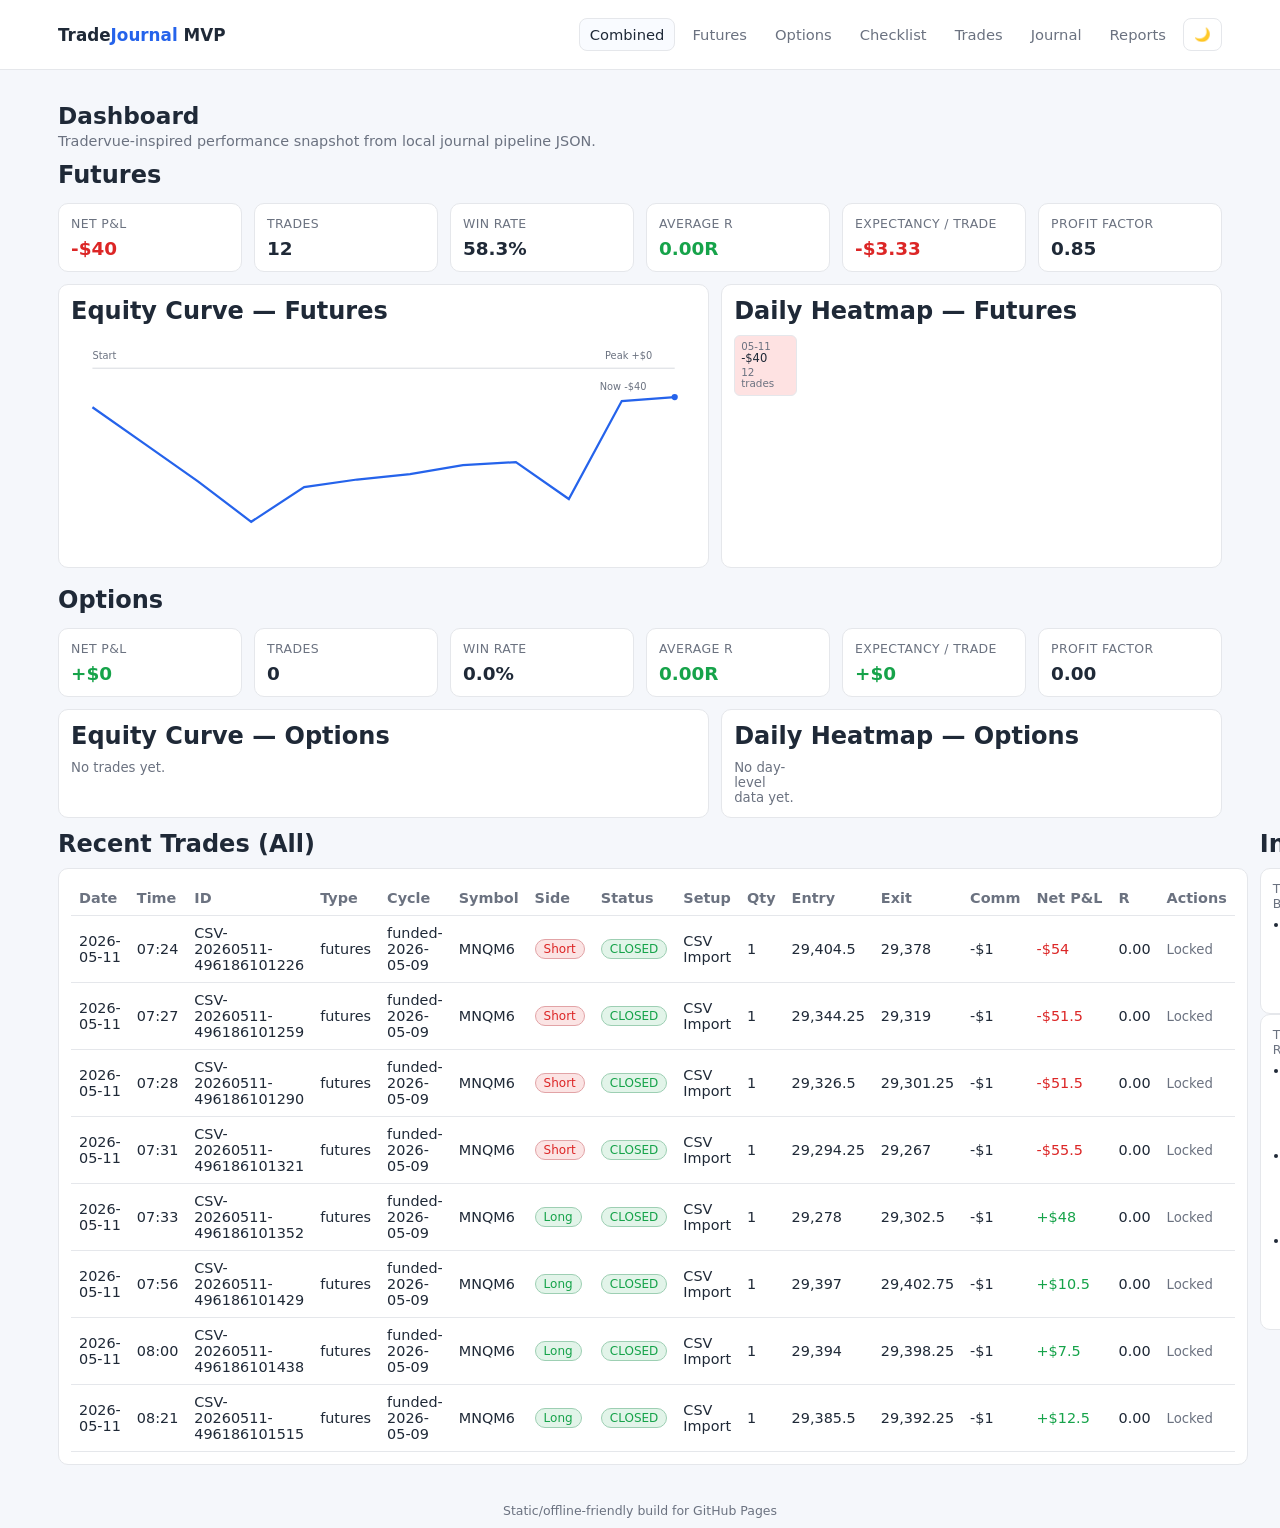
<file: index.html>
<!doctype html>
<html lang="en">
<head>
  <meta charset="UTF-8" />
  <meta name="viewport" content="width=device-width, initial-scale=1.0" />
  <title>Trading Platform MVP — Dashboard</title>
  <link rel="stylesheet" href="./assets/styles.css?v=20260303m3" />
</head>
<body>
  <header class="topbar">
    <div class="container">
      <div class="brand">Trade<span>Journal</span> MVP</div>
      <nav class="nav">
        <a class="nav-link" href="index.html">Combined</a>
        <a class="nav-link" href="dashboard-futures.html">Futures</a>
        <a class="nav-link" href="dashboard-options.html">Options</a>
        <a class="nav-link" href="checklist.html">Checklist</a>
        <a class="nav-link" href="trades.html">Trades</a>
        <a class="nav-link" href="journal.html">Journal</a>
        <a class="nav-link" href="reports.html">Reports</a>
        <button id="theme-toggle" class="btn" type="button" style="padding:7px 10px;">🌙</button>
      </nav>
    </div>
  </header>

  <main class="container">
    <h1 class="page-title">Dashboard</h1>
    <div class="subtle">Tradervue-inspired performance snapshot from local journal pipeline JSON.</div>

    <section style="margin-top:12px;">
      <h2 style="margin:0 0 10px">Futures</h2>
      <section id="kpis-futures" class="grid kpi-grid"></section>
      <section class="breakdown-grid" style="margin-top:12px;">
        <div class="panel">
          <h2 style="margin:0 0 10px">Equity Curve — Futures</h2>
          <div id="equity-curve"></div>
        </div>
        <div class="panel">
          <h2 style="margin:0 0 10px">Daily Heatmap — Futures</h2>
          <div id="daily-heatmap-futures"></div>
        </div>
      </section>
    </section>

    <section style="margin-top:18px;">
      <h2 style="margin:0 0 10px">Options</h2>
      <section id="kpis-options" class="grid kpi-grid"></section>
      <section class="breakdown-grid" style="margin-top:12px;">
        <div class="panel">
          <h2 style="margin:0 0 10px">Equity Curve — Options</h2>
          <div id="equity-curve-options"></div>
        </div>
        <div class="panel">
          <h2 style="margin:0 0 10px">Daily Heatmap — Options</h2>
          <div id="daily-heatmap-options"></div>
        </div>
      </section>
    </section>

    <section class="breakdown-grid">
      <div>
        <h2 style="margin:0 0 10px">Recent Trades (All)</h2>
        <div id="dashboard-table"></div>
      </div>
      <div>
        <h2 style="margin:0 0 10px">Insights</h2>
        <div id="dashboard-breakdown"></div>
      </div>
    </section>
  </main>

  <footer>Static/offline-friendly build for GitHub Pages</footer>
  <script src="./assets/app.js?v=20260303m3"></script>
</body>
</html>
</file>
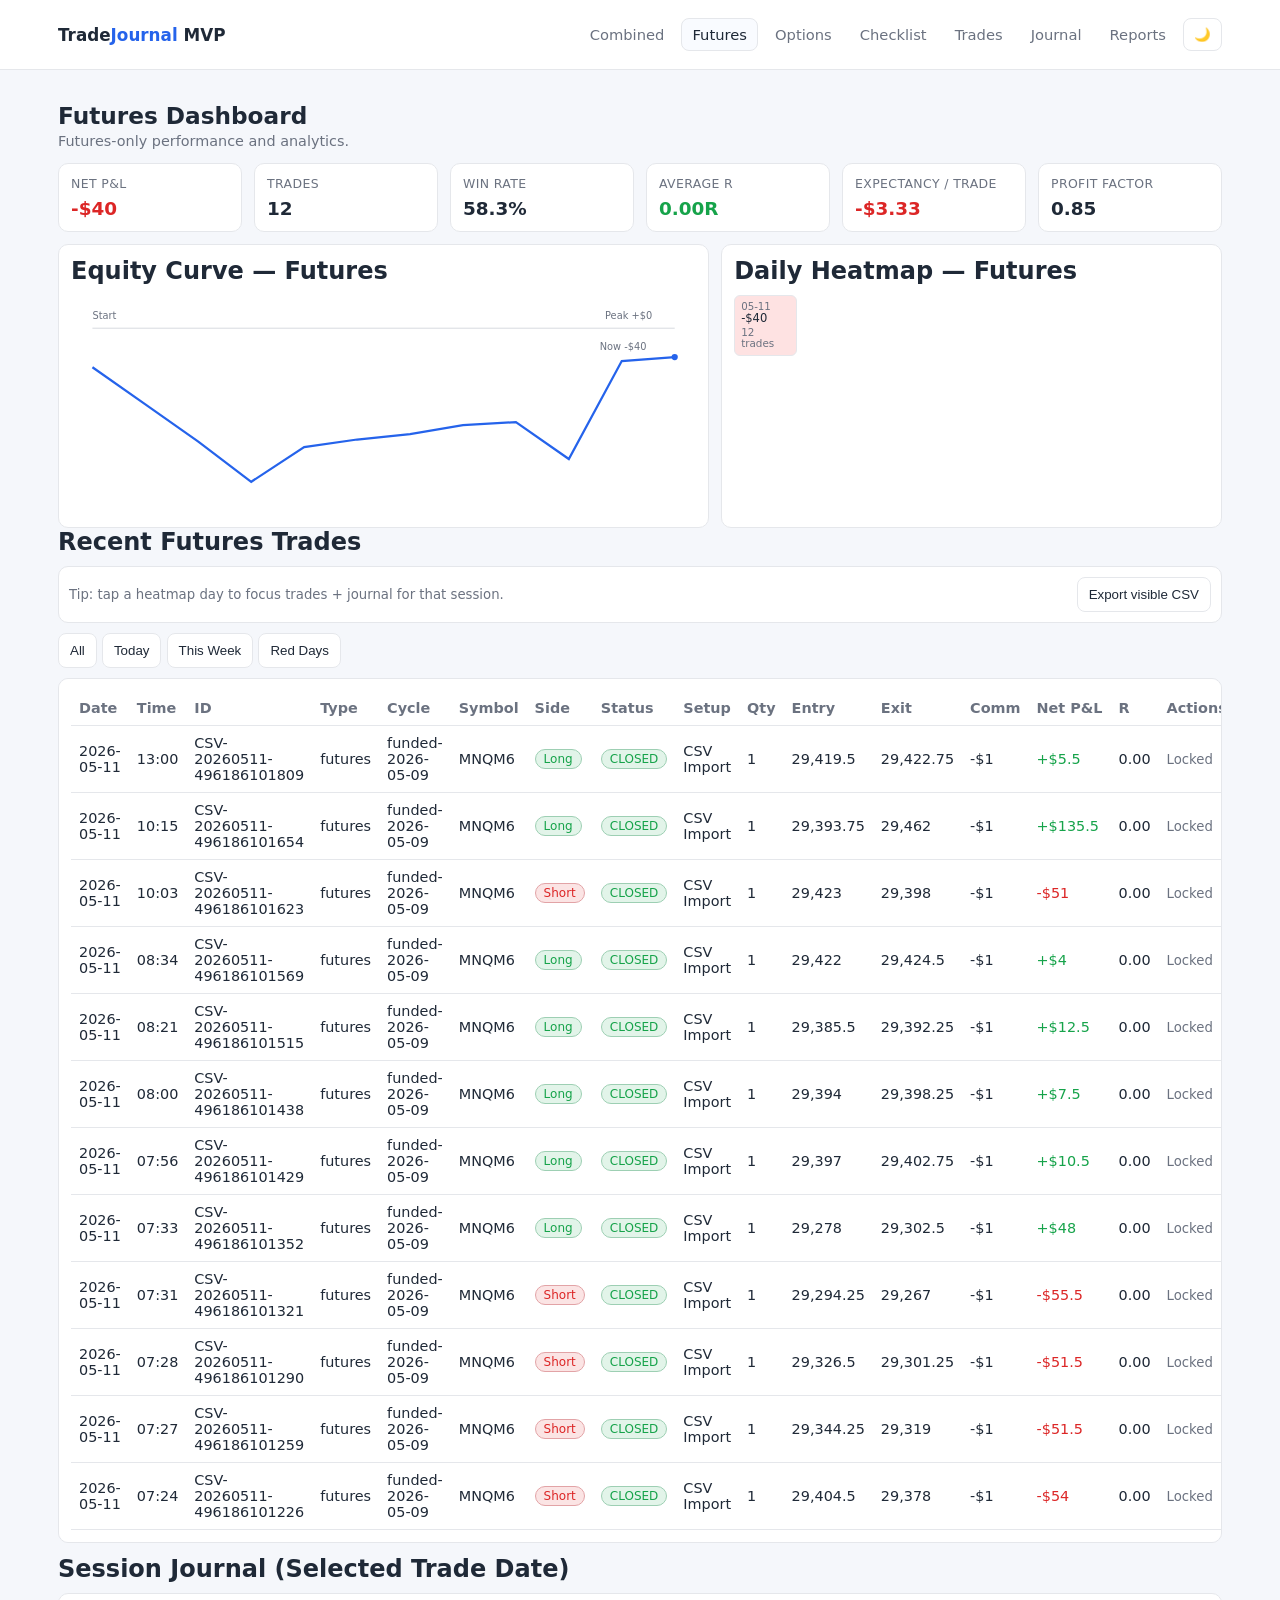
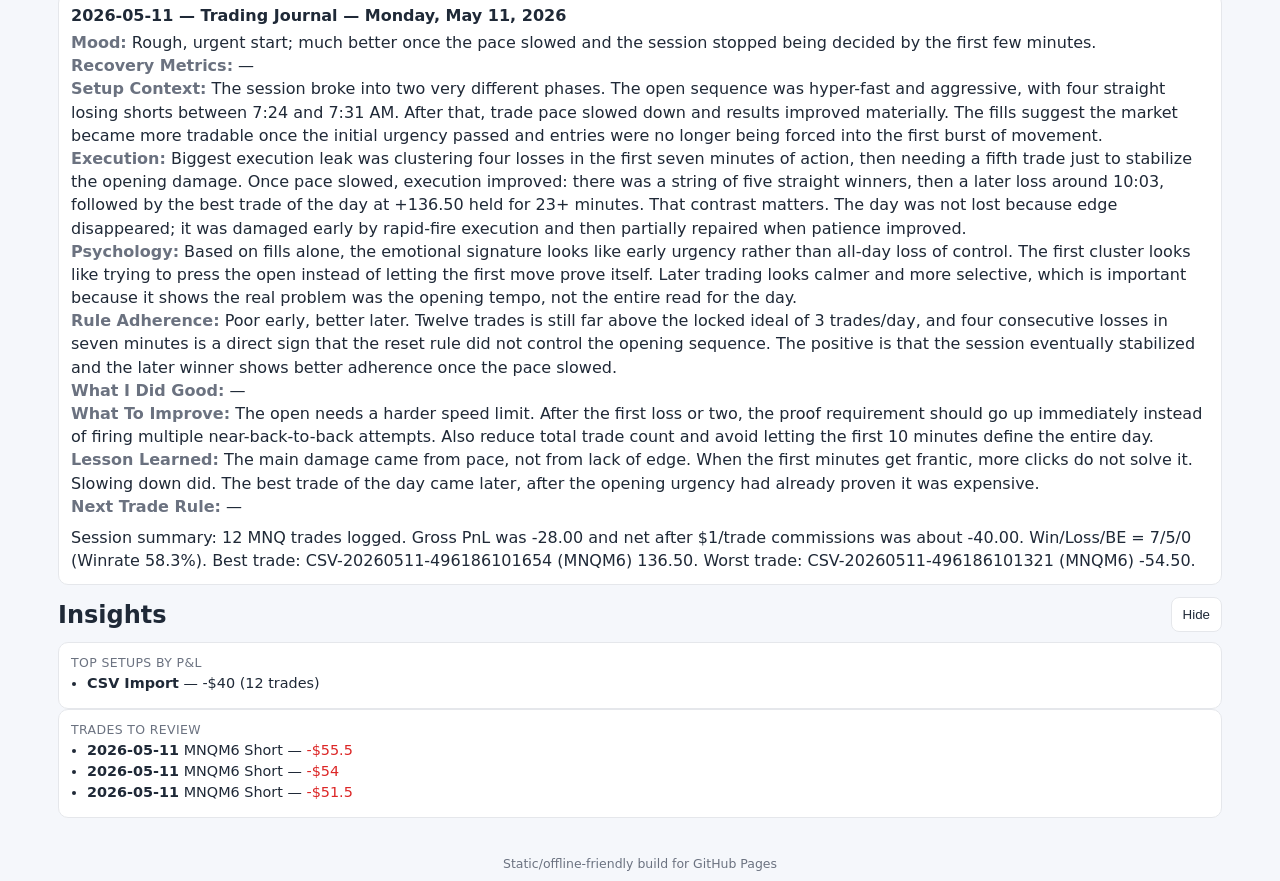
<file: dashboard-futures.html>
<!doctype html>
<html lang="en">
<head>
  <meta charset="UTF-8" />
  <meta name="viewport" content="width=device-width, initial-scale=1.0" />
  <title>Trading Platform MVP — Futures Dashboard</title>
  <link rel="stylesheet" href="./assets/styles.css?v=20260303m3" />
</head>
<body>
  <header class="topbar">
    <div class="container">
      <div class="brand">Trade<span>Journal</span> MVP</div>
      <nav class="nav">
        <a class="nav-link" href="index.html">Combined</a>
        <a class="nav-link" href="dashboard-futures.html">Futures</a>
        <a class="nav-link" href="dashboard-options.html">Options</a>
        <a class="nav-link" href="checklist.html">Checklist</a>
        <a class="nav-link" href="trades.html">Trades</a>
        <a class="nav-link" href="journal.html">Journal</a>
        <a class="nav-link" href="reports.html">Reports</a>
        <button id="theme-toggle" class="btn" type="button" style="padding:7px 10px;">🌙</button>
      </nav>
    </div>
  </header>

  <main class="container">
    <h1 class="page-title">Futures Dashboard</h1>
    <div class="subtle">Futures-only performance and analytics.</div>

    <section id="kpis-futures" class="grid kpi-grid"></section>

    <section class="breakdown-grid" style="margin-top:12px;">
      <div class="panel">
        <h2 style="margin:0 0 10px">Equity Curve — Futures</h2>
        <div id="equity-curve"></div>
      </div>
      <div class="panel">
        <h2 style="margin:0 0 10px">Daily Heatmap — Futures</h2>
        <div id="daily-heatmap-futures"></div>
      </div>
    </section>

    <section>
      <h2 style="margin:0 0 10px">Recent Futures Trades</h2>
      <div id="selected-date-summary-futures" style="margin-bottom:10px;"></div>
      <div id="quick-filters-futures" class="quick-filters" style="margin-bottom:10px;"></div>
      <div id="dashboard-table-futures"></div>
    </section>

    <section style="margin-top:12px;">
      <h2 style="margin:0 0 10px">Session Journal (Selected Trade Date)</h2>
      <div id="journal-inline-futures"></div>
    </section>

    <section id="insights-section-futures" style="margin-top:12px;">
      <div style="display:flex; justify-content:space-between; align-items:center; gap:8px; margin-bottom:10px;">
        <h2 style="margin:0">Insights</h2>
        <button class="btn" id="toggle-insights-futures" type="button">Hide</button>
      </div>
      <div id="dashboard-breakdown-futures"></div>
    </section>
  </main>

  <footer>Static/offline-friendly build for GitHub Pages</footer>
  <script src="./assets/app.js?v=20260303m3"></script>
</body>
</html>
</file>
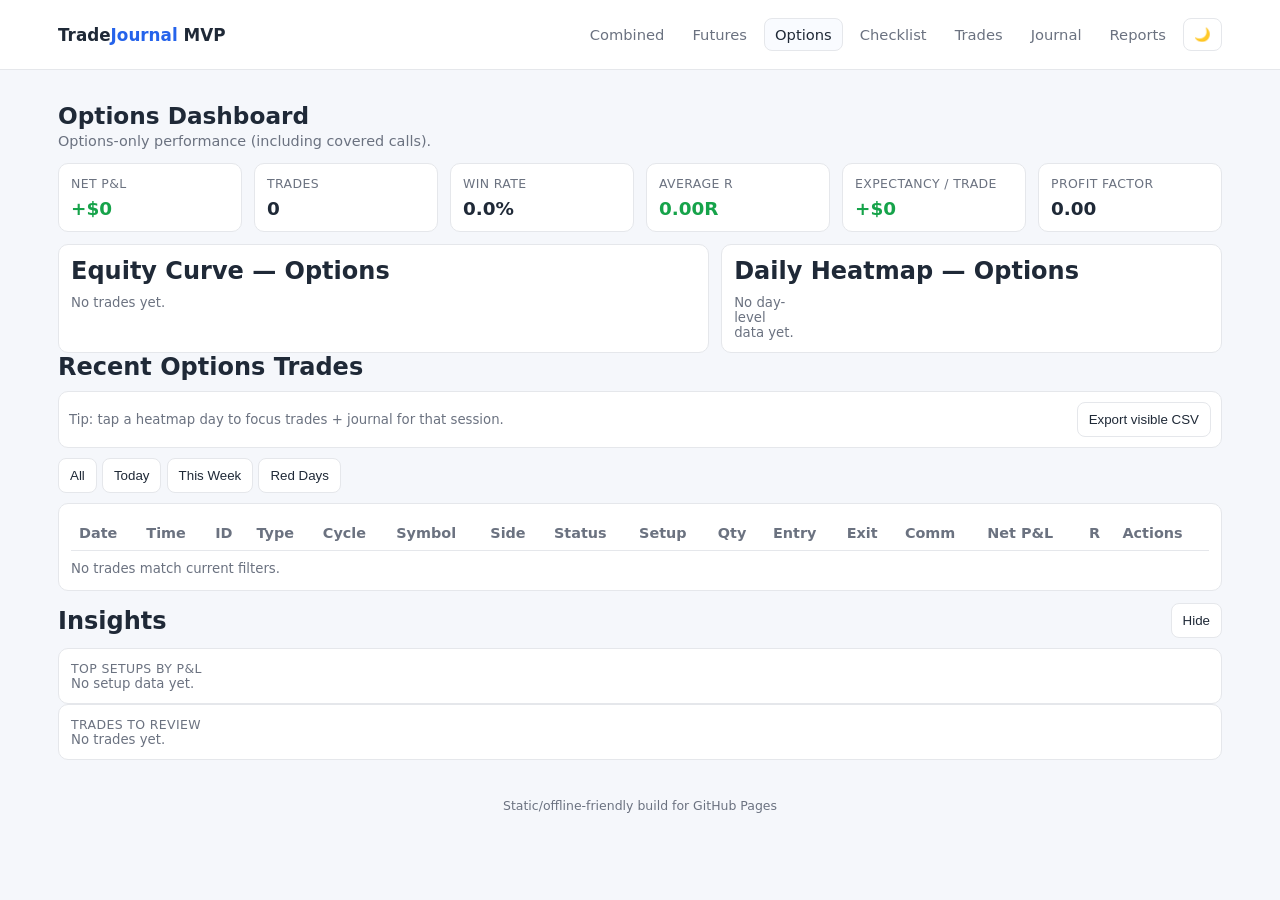
<file: dashboard-options.html>
<!doctype html>
<html lang="en">
<head>
  <meta charset="UTF-8" />
  <meta name="viewport" content="width=device-width, initial-scale=1.0" />
  <title>Trading Platform MVP — Options Dashboard</title>
  <link rel="stylesheet" href="./assets/styles.css?v=20260303m3" />
</head>
<body>
  <header class="topbar">
    <div class="container">
      <div class="brand">Trade<span>Journal</span> MVP</div>
      <nav class="nav">
        <a class="nav-link" href="index.html">Combined</a>
        <a class="nav-link" href="dashboard-futures.html">Futures</a>
        <a class="nav-link" href="dashboard-options.html">Options</a>
        <a class="nav-link" href="checklist.html">Checklist</a>
        <a class="nav-link" href="trades.html">Trades</a>
        <a class="nav-link" href="journal.html">Journal</a>
        <a class="nav-link" href="reports.html">Reports</a>
        <button id="theme-toggle" class="btn" type="button" style="padding:7px 10px;">🌙</button>
      </nav>
    </div>
  </header>

  <main class="container">
    <h1 class="page-title">Options Dashboard</h1>
    <div class="subtle">Options-only performance (including covered calls).</div>

    <section id="kpis-options" class="grid kpi-grid"></section>

    <section class="breakdown-grid" style="margin-top:12px;">
      <div class="panel">
        <h2 style="margin:0 0 10px">Equity Curve — Options</h2>
        <div id="equity-curve-options"></div>
      </div>
      <div class="panel">
        <h2 style="margin:0 0 10px">Daily Heatmap — Options</h2>
        <div id="daily-heatmap-options"></div>
      </div>
    </section>

    <section>
      <h2 style="margin:0 0 10px">Recent Options Trades</h2>
      <div id="selected-date-summary-options" style="margin-bottom:10px;"></div>
      <div id="quick-filters-options" class="quick-filters" style="margin-bottom:10px;"></div>
      <div id="dashboard-table-options"></div>
    </section>

    <section id="insights-section-options" style="margin-top:12px;">
      <div style="display:flex; justify-content:space-between; align-items:center; gap:8px; margin-bottom:10px;">
        <h2 style="margin:0">Insights</h2>
        <button class="btn" id="toggle-insights-options" type="button">Hide</button>
      </div>
      <div id="dashboard-breakdown-options"></div>
    </section>
  </main>

  <footer>Static/offline-friendly build for GitHub Pages</footer>
  <script src="./assets/app.js?v=20260303m3"></script>
</body>
</html>
</file>
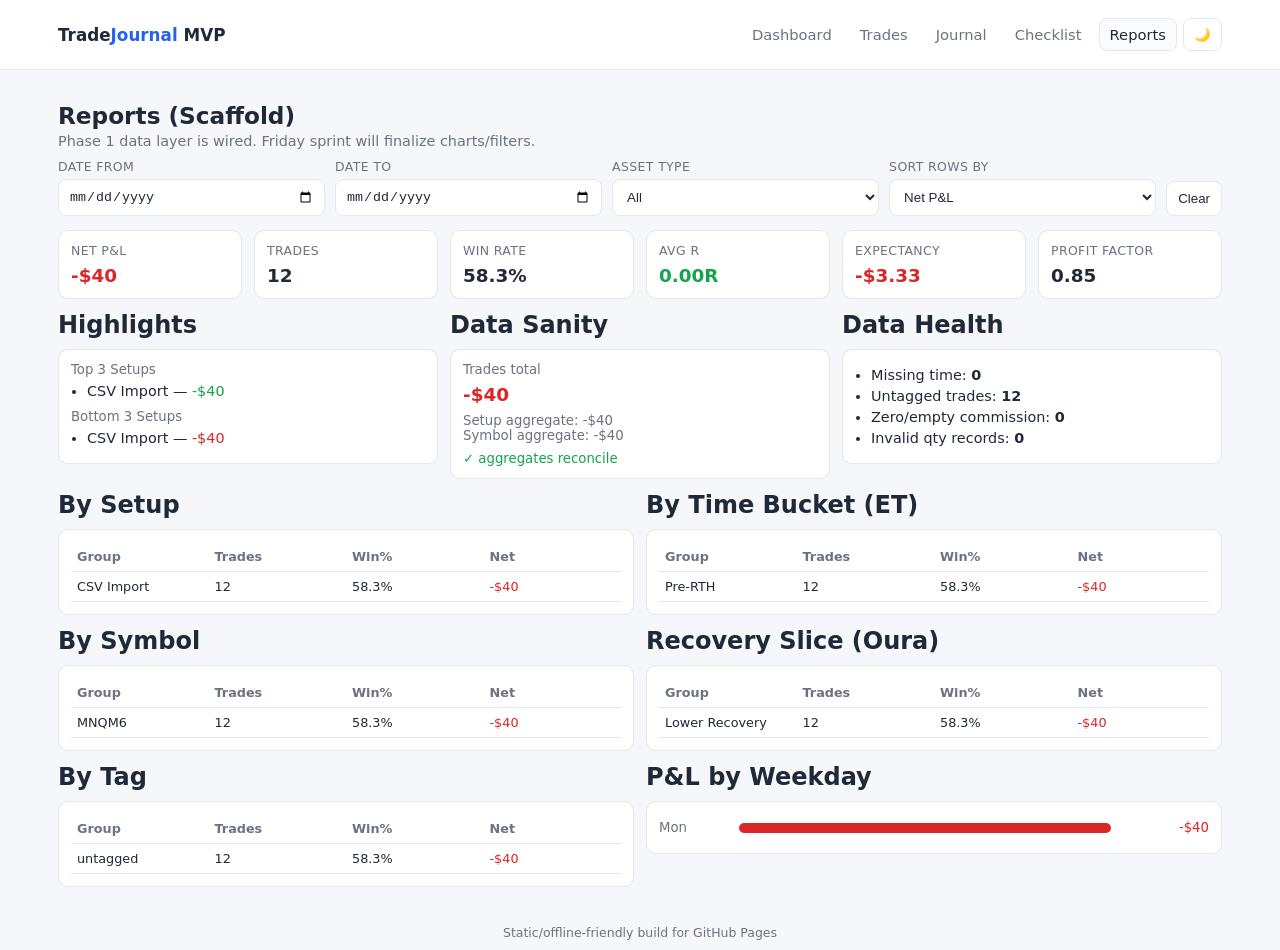
<file: reports.html>
<!doctype html>
<html lang="en">
<head>
  <meta charset="UTF-8" />
  <meta name="viewport" content="width=device-width, initial-scale=1.0" />
  <title>Trading Platform MVP — Reports</title>
  <link rel="stylesheet" href="./assets/styles.css?v=20260303m3" />
</head>
<body>
  <header class="topbar">
    <div class="container">
      <div class="brand">Trade<span>Journal</span> MVP</div>
      <nav class="nav">
        <a class="nav-link" href="index.html">Dashboard</a>
        <a class="nav-link" href="trades.html">Trades</a>
        <a class="nav-link" href="journal.html">Journal</a>
        <a class="nav-link" href="checklist.html">Checklist</a>
        <a class="nav-link" href="reports.html">Reports</a>
        <button id="theme-toggle" class="btn" type="button" style="padding:7px 10px;">🌙</button>
      </nav>
    </div>
  </header>

  <main class="container reports-page">
    <h1 class="page-title">Reports (Scaffold)</h1>
    <div class="subtle">Phase 1 data layer is wired. Friday sprint will finalize charts/filters.</div>

    <section id="report-controls"></section>
    <section id="reports-kpis" class="grid kpi-grid"></section>

    <section class="grid reports-triad" style="margin-top:12px;">
      <div>
        <h2 style="margin:0 0 10px">Highlights</h2>
        <div id="report-highlights"></div>
      </div>
      <div>
        <h2 style="margin:0 0 10px">Data Sanity</h2>
        <div id="report-sanity"></div>
      </div>
      <div>
        <h2 style="margin:0 0 10px">Data Health</h2>
        <div id="report-health"></div>
      </div>
    </section>

    <section class="breakdown-grid" style="margin-top:12px;">
      <div>
        <h2 style="margin:0 0 10px">By Setup</h2>
        <div id="report-setup"></div>
      </div>
      <div>
        <h2 style="margin:0 0 10px">By Time Bucket (ET)</h2>
        <div id="report-time"></div>
      </div>
    </section>

    <section class="breakdown-grid">
      <div>
        <h2 style="margin:0 0 10px">By Symbol</h2>
        <div id="report-symbol"></div>
      </div>
      <div>
        <h2 style="margin:0 0 10px">Recovery Slice (Oura)</h2>
        <div id="report-recovery"></div>
      </div>
    </section>

    <section class="breakdown-grid">
      <div>
        <h2 style="margin:0 0 10px">By Tag</h2>
        <div id="report-tags"></div>
      </div>
      <div>
        <h2 style="margin:0 0 10px">P&L by Weekday</h2>
        <div id="report-weekday"></div>
      </div>
    </section>
  </main>

  <footer>Static/offline-friendly build for GitHub Pages</footer>
  <script src="./assets/app.js?v=20260305r2"></script>
</body>
</html>
</file>
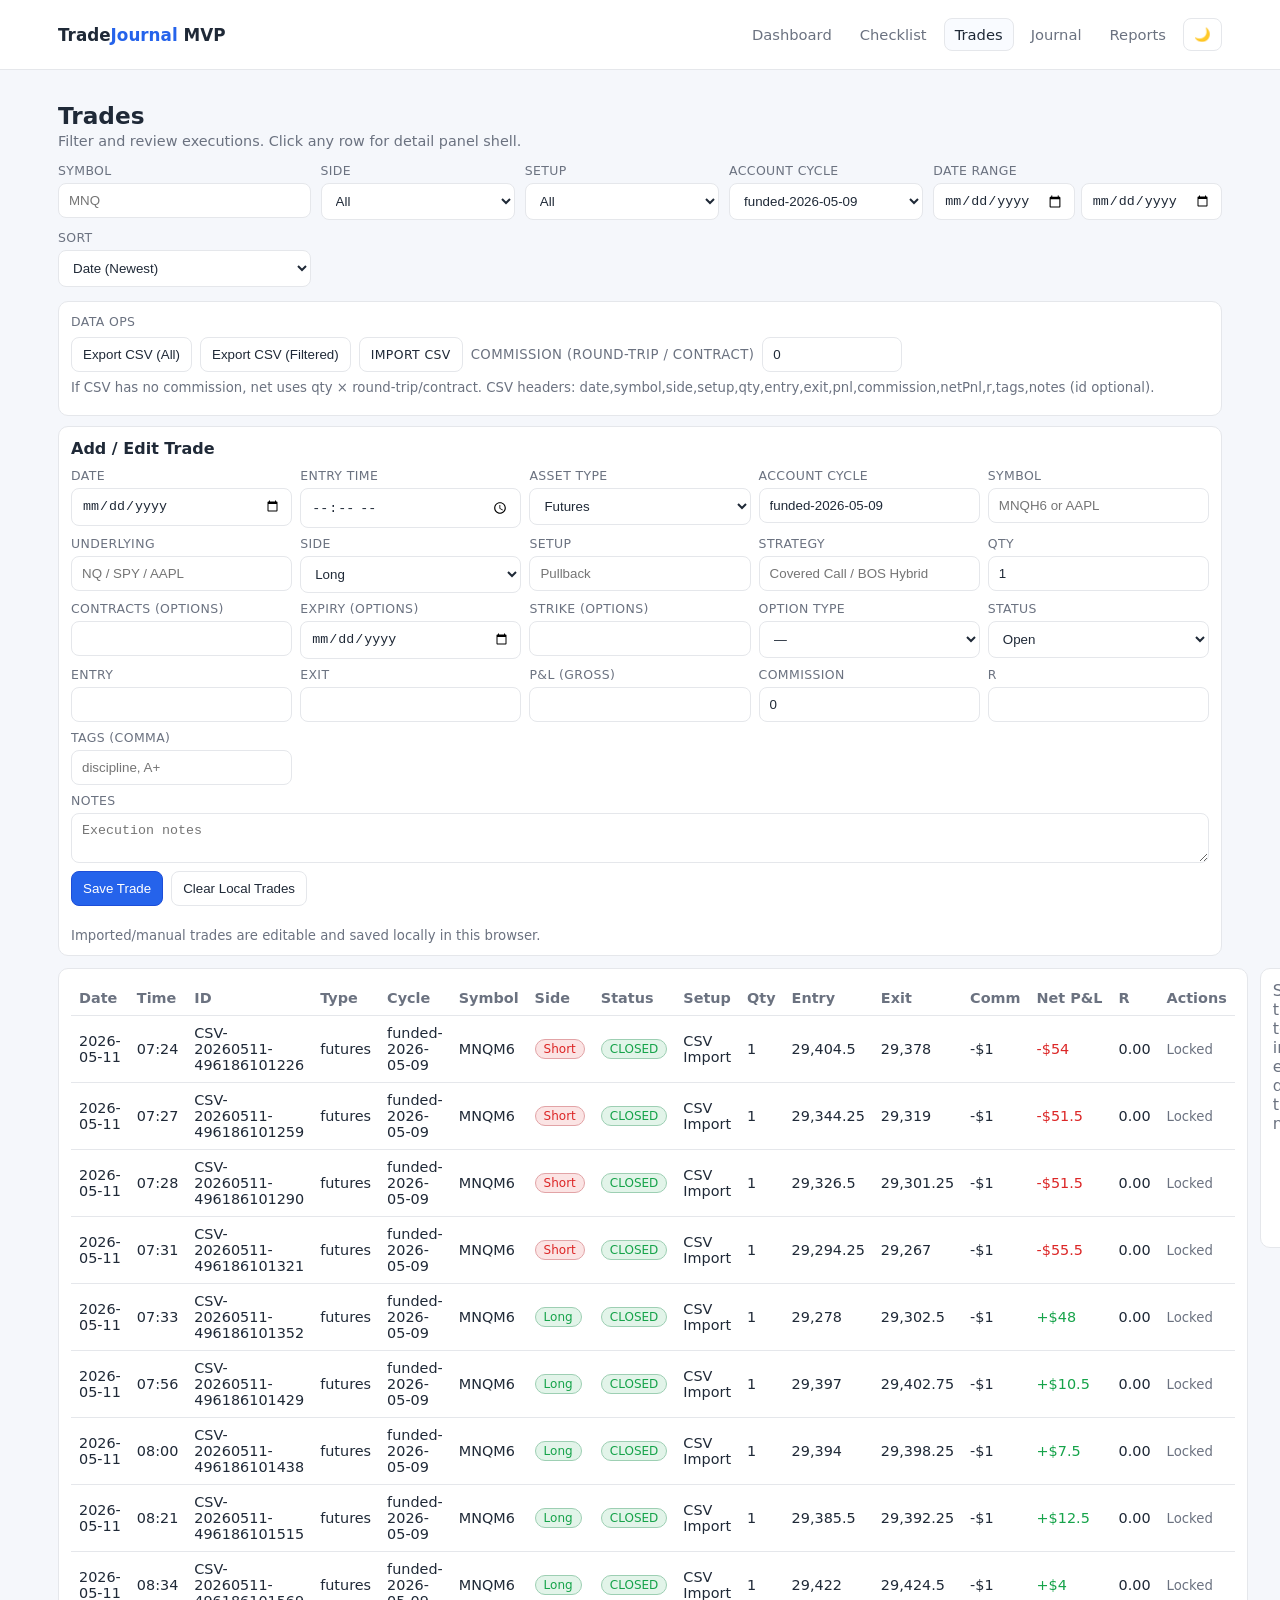
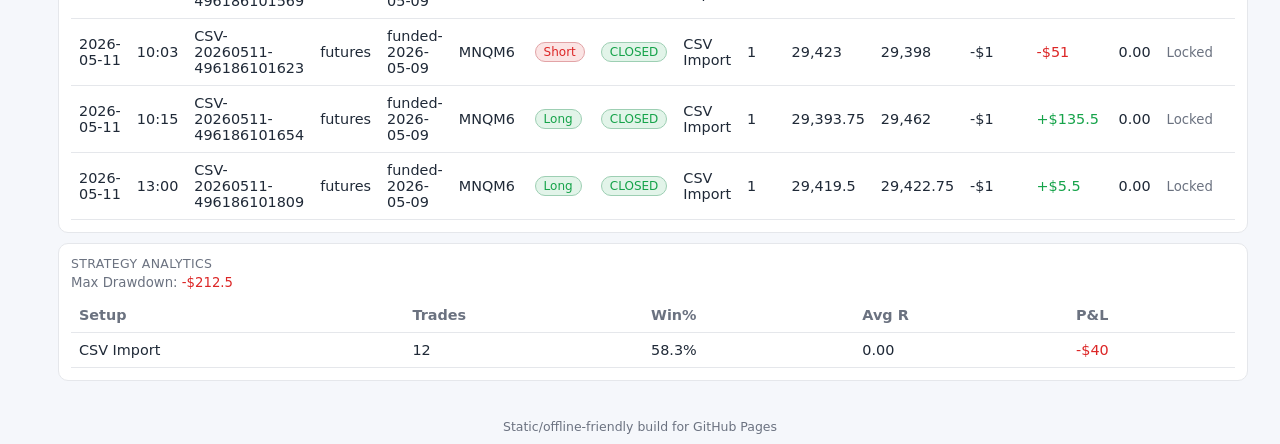
<file: trades.html>
<!doctype html>
<html lang="en">
<head>
  <meta charset="UTF-8" />
  <meta name="viewport" content="width=device-width, initial-scale=1.0" />
  <title>Trading Platform MVP — Trades</title>
  <link rel="stylesheet" href="./assets/styles.css?v=20260303m3" />
</head>
<body>
  <header class="topbar">
    <div class="container">
      <div class="brand">Trade<span>Journal</span> MVP</div>
      <nav class="nav">
        <a class="nav-link" href="index.html">Dashboard</a>
        <a class="nav-link" href="checklist.html">Checklist</a>
        <a class="nav-link" href="trades.html">Trades</a>
        <a class="nav-link" href="journal.html">Journal</a>
        <a class="nav-link" href="reports.html">Reports</a>
        <button id="theme-toggle" class="btn" type="button" style="padding:7px 10px;">🌙</button>
      </nav>
    </div>
  </header>

  <main class="container">
    <h1 class="page-title">Trades</h1>
    <div class="subtle">Filter and review executions. Click any row for detail panel shell.</div>

    <section id="filters" class="toolbar"></section>
    <section id="data-ops"></section>

    <section class="panel" style="margin-bottom:12px;">
      <h2 style="margin:0 0 10px; font-size:1rem;">Add / Edit Trade</h2>
      <form id="trade-form" class="trade-form-grid"></form>
      <div class="small muted" style="margin-top:8px;">Imported/manual trades are editable and saved locally in this browser.</div>
    </section>

    <section class="grid layout-2">
      <div>
        <div id="trades-table"></div>
        <div id="strategy-analytics"></div>
      </div>
      <aside id="trade-detail"></aside>
    </section>
  </main>

  <footer>Static/offline-friendly build for GitHub Pages</footer>
  <script src="./assets/app.js?v=20260303m3"></script>
</body>
</html>
</file>
<file: assets/styles.css>
:root {
  --bg: #f5f7fb;
  --panel: #ffffff;
  --panel-soft: #f9fbff;
  --text: #1f2937;
  --muted: #6b7280;
  --line: #e5e7eb;
  --primary: #2563eb;
  --success: #16a34a;
  --danger: #dc2626;
  --warning: #d97706;
}

body.dark {
  --bg: #0b1220;
  --panel: #0f1a2e;
  --panel-soft: #13213a;
  --text: #e6edf8;
  --muted: #9db0ce;
  --line: #223657;
  --primary: #6ea8ff;
  --success: #35d39a;
  --danger: #ff6b88;
  --warning: #f6b44f;
}

* { box-sizing: border-box; }
html, body { margin: 0; padding: 0; }
body {
  font-family: Inter, ui-sans-serif, system-ui, -apple-system, Segoe UI, Roboto, Helvetica, Arial, sans-serif;
  background: var(--bg);
  color: var(--text);
}

a { color: inherit; text-decoration: none; }
.container { max-width: 1200px; margin: 0 auto; padding: 18px; }

:root { --table-sticky-offset: 0px; }

.topbar {
  position: sticky;
  top: 0;
  background: var(--panel);
  backdrop-filter: blur(6px);
  border-bottom: 1px solid var(--line);
  z-index: 30;
}
.topbar .container { display: flex; align-items: center; justify-content: space-between; gap: 12px; }
.brand { font-size: 1.05rem; font-weight: 700; }
.brand span { color: var(--primary); }
.nav { display: flex; gap: 6px; flex-wrap: wrap; }
.nav-link {
  color: var(--muted);
  border: 1px solid transparent;
  padding: 7px 10px;
  border-radius: 8px;
  font-size: 0.92rem;
}
.nav-link.active, .nav-link:hover { border-color: var(--line); background: var(--panel-soft); color: var(--text); }

.page-title { margin: 14px 0 4px; font-size: 1.45rem; }
.subtle { color: var(--muted); font-size: 0.9rem; }

.grid { display: grid; gap: 12px; }
.kpi-grid { grid-template-columns: repeat(6, minmax(0,1fr)); margin-top: 14px; }
.panel {
  background: var(--panel);
  border: 1px solid var(--line);
  border-radius: 10px;
  padding: 12px;
}
.kpi-label { color: var(--muted); font-size: 0.78rem; text-transform: uppercase; letter-spacing: .03em; }
.kpi-value { margin-top: 7px; font-size: 1.15rem; font-weight: 700; }
.pos { color: var(--success); }
.neg { color: var(--danger); }

.toolbar { display: grid; grid-template-columns: 1.3fr repeat(4, 1fr); gap: 10px; margin: 14px 0; }
.field { display: flex; flex-direction: column; gap: 5px; }
label { color: var(--muted); font-size: .78rem; text-transform: uppercase; letter-spacing: .03em; }
input, select, textarea {
  width: 100%;
  border: 1px solid var(--line);
  background: var(--panel);
  color: var(--text);
  border-radius: 8px;
  padding: 9px 10px;
}

.table-wrap { overflow: auto; }
table { width: 100%; border-collapse: collapse; min-width: 860px; }
th, td { padding: 9px 8px; border-bottom: 1px solid var(--line); font-size: 0.9rem; }
th { color: var(--muted); font-weight: 600; text-align: left; white-space: nowrap; }
/* Disable sticky table headers globally to prevent overlap over first data row on dashboard tables. */
.table-wrap thead th {
  position: static;
  top: auto;
  z-index: 1;
  background: var(--panel);
}
tr[data-id]:hover { background: var(--panel-soft); }

.badge {
  display: inline-flex; align-items: center;
  border-radius: 999px;
  border: 1px solid var(--line);
  padding: 2px 8px;
  font-size: .75rem;
  color: var(--text);
  background: var(--panel-soft);
}
.badge.long { color: var(--success); border-color: color-mix(in srgb, var(--success) 35%, var(--line)); background: color-mix(in srgb, var(--success) 12%, transparent); }
.badge.short { color: var(--danger); border-color: color-mix(in srgb, var(--danger) 35%, var(--line)); background: color-mix(in srgb, var(--danger) 12%, transparent); }
.badge.status-open { color: #93c5fd; border-color: color-mix(in srgb, #60a5fa 35%, var(--line)); background: color-mix(in srgb, #60a5fa 12%, transparent); }
.badge.status-closed { color: var(--success); border-color: color-mix(in srgb, var(--success) 35%, var(--line)); background: color-mix(in srgb, var(--success) 12%, transparent); }
.badge.status-rolled { color: #fcd34d; border-color: color-mix(in srgb, #f59e0b 35%, var(--line)); background: color-mix(in srgb, #f59e0b 12%, transparent); }

.layout-2 { grid-template-columns: 2fr 1fr; align-items: start; }
.note-list { display: grid; gap: 10px; }
.note-item { border: 1px solid var(--line); border-radius: 10px; background: var(--panel); padding: 12px; }
.note-item h4 { margin: 0 0 6px; color: var(--text); }
.note-item p { margin: 0; color: var(--text); line-height: 1.45; }

.muted { color: var(--muted); }
.small { font-size: .83rem; }
.detail-box { min-height: 280px; }
.meta-grid { display: grid; grid-template-columns: 1fr 1fr; gap: 8px; margin: 10px 0; }
.tag-row { display:flex; gap:6px; flex-wrap:wrap; margin-top:6px; }

.breakdown-grid { display:grid; grid-template-columns: 1.3fr 1fr; gap:12px; margin-top:12px; }
.list-compact { margin:0; padding-left:16px; }
.list-compact li { margin: 5px 0; font-size: .9rem; }

#equity-curve svg { width: 100%; height: 220px; display:block; }
#daily-heatmap,
#daily-heatmap-futures,
#daily-heatmap-options {
  display:grid;
  grid-template-columns: repeat(7, minmax(0,1fr));
  gap:6px;
}
.day-cell {
  border: 1px solid var(--line);
  border-radius: 6px;
  min-height: 42px;
  padding: 5px 6px;
  font-size: .7rem;
  color: var(--text);
  background: var(--panel);
  display: flex;
  flex-direction: column;
  justify-content: space-between;
}
.day-cell.selected {
  outline: 2px solid color-mix(in srgb, var(--accent) 70%, white 30%);
  box-shadow: 0 0 0 2px color-mix(in srgb, var(--accent) 22%, transparent);
}
.day-cell .day-num { color: var(--muted); font-size: .64rem; line-height: 1.1; }
.day-cell div:nth-child(2) { font-size: .72rem; line-height: 1.1; }
.day-cell div:nth-child(3) { font-size: .64rem; line-height: 1.1; color: var(--muted); }
.heat-0 { background: #f9fafb; }
.heat-1 { background: #ecfdf5; }
.heat-2 { background: #bbf7d0; }
.heat-3 { background: #86efac; }
.heat-neg-1 { background: #fee2e2; }
.heat-neg-2 { background: #fecaca; }
.heat-neg-3 { background: #fca5a5; }

/* Dark-mode heatmap readability */
body.dark .day-cell {
  color: #f4f8ff;
  border-color: #35507a;
}
body.dark .day-cell .day-num { color: #d8e5fa; }
body.dark .heat-0 { background: #12213b; }
body.dark .heat-1 { background: #113325; }
body.dark .heat-2 { background: #145c42; }
body.dark .heat-3 { background: #1a7a57; }
body.dark .heat-neg-1 { background: #3a1d2a; }
body.dark .heat-neg-2 { background: #5b2338; }
body.dark .heat-neg-3 { background: #7b2c47; }

.trade-form-grid {
  display:grid;
  grid-template-columns: repeat(5, minmax(0,1fr));
  gap:8px;
}
.trade-form-grid .full { grid-column: 1 / -1; }
.btn {
  border: 1px solid var(--line);
  background: var(--panel);
  color: var(--text);
  border-radius: 8px;
  padding: 9px 11px;
  cursor: pointer;
}
.btn.primary { background: var(--primary); color: #fff; border-color: #1d4ed8; }

footer { color: var(--muted); text-align:center; padding: 20px 0 10px; font-size: .78rem; }

@media (max-width: 1040px) {
  .kpi-grid { grid-template-columns: repeat(3, minmax(0,1fr)); }
  .toolbar { grid-template-columns: repeat(2, minmax(0,1fr)); }
  .trade-form-grid { grid-template-columns: repeat(2, minmax(0,1fr)); }
  .breakdown-grid { grid-template-columns: 1fr; }
  .layout-2 { grid-template-columns: 1fr; }
}
/* Reports page fit + alignment */
.reports-page .table-wrap { overflow-x: hidden; }
.reports-page table { min-width: 0; width: 100%; table-layout: fixed; }
.reports-page th, .reports-page td { font-size: 0.8rem; padding: 7px 6px; }
.reports-page .toolbar,
.reports-toolbar { grid-template-columns: 1fr 1fr 1fr 1fr auto; }
.reports-page .breakdown-grid { grid-template-columns: repeat(2, minmax(0,1fr)); }
.reports-page .reports-triad { grid-template-columns: repeat(3, minmax(0,1fr)); gap: 12px; }

@media (max-width: 1100px) {
  .reports-page .reports-triad { grid-template-columns: 1fr; }
}

@media (max-width: 900px) {
  .reports-page .toolbar,
  .reports-toolbar { grid-template-columns: 1fr 1fr; }
  .reports-page .breakdown-grid { grid-template-columns: 1fr; }
}

@media (max-width: 620px) {
  .reports-page .toolbar,
  .reports-toolbar { grid-template-columns: 1fr; }
  .container { padding: 12px; }
  .kpi-grid { grid-template-columns: 1fr 1fr; }
  :root { --table-sticky-offset: 0px; }

  .topbar .container {
    flex-direction: column;
    align-items: flex-start;
    gap: 8px;
  }
  .brand { font-size: 1rem; }
  .nav {
    width: 100%;
    flex-wrap: nowrap;
    overflow-x: auto;
    -webkit-overflow-scrolling: touch;
    padding-bottom: 4px;
  }
  .nav-link, #theme-toggle {
    flex: 0 0 auto;
    white-space: nowrap;
    min-height: 40px;
    padding: 9px 12px;
  }

  /* Checklist readability + tap targets */
  .checklist-page .field label {
    font-size: .84rem;
    letter-spacing: .02em;
  }
  .checklist-page input,
  .checklist-page select,
  .checklist-page textarea,
  .checklist-page .btn {
    min-height: 42px;
    font-size: .98rem;
  }
  .checklist-page .yn-btn {
    min-width: 84px;
    min-height: 42px;
    font-weight: 600;
  }
}
</file>
